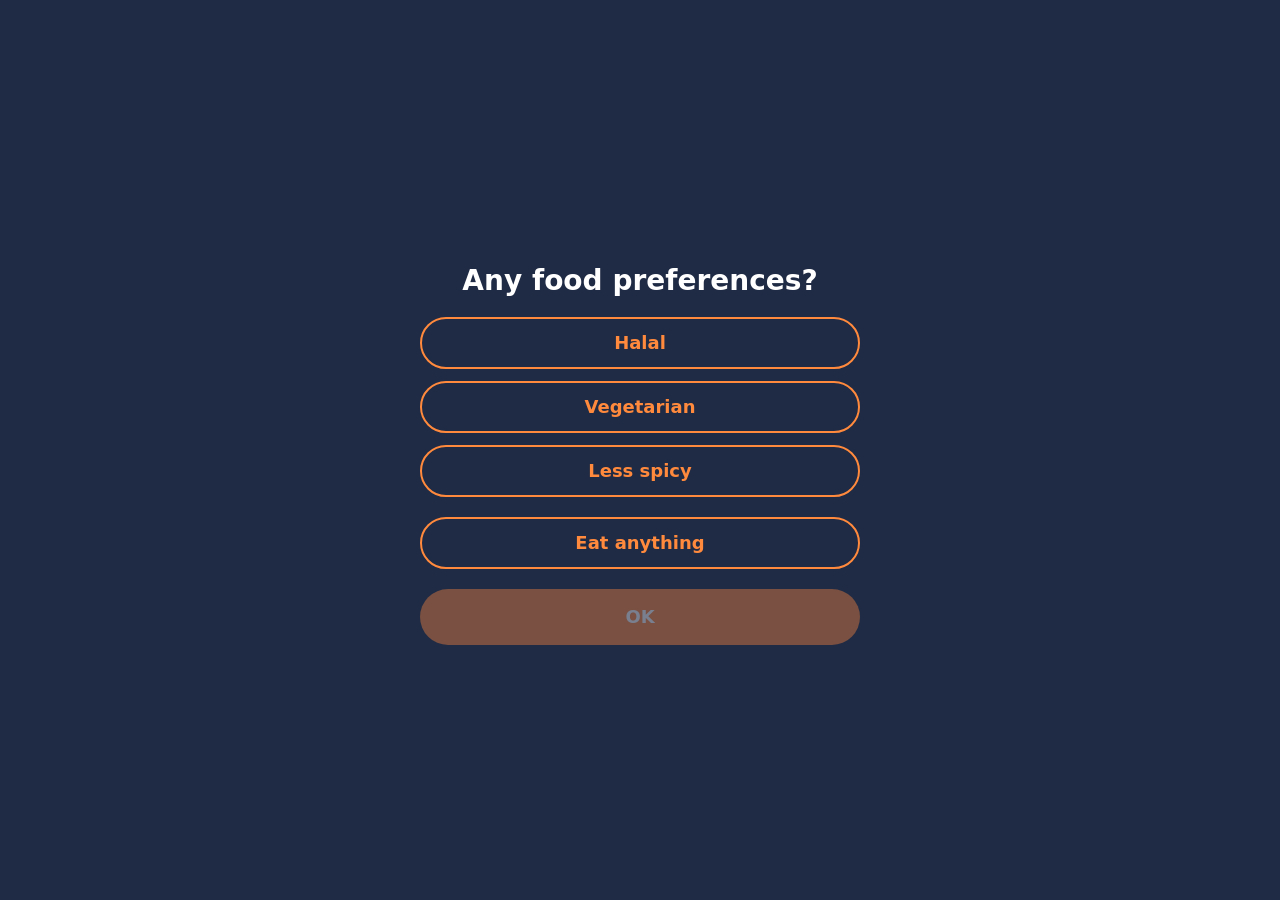
<file: index.html>
<!doctype html>
<html lang="zh-CN">
<head>
  <meta charset="utf-8">
  <meta name="viewport" content="width=device-width, initial-scale=1, viewport-fit=cover">
  <meta name="theme-color" content="#FFF4E0">
  <meta name="color-scheme" content="only light">
  <title>今天吃什么 | Eat What Now | Makan Apa Hari Ini</title>
  <meta name="description" content="点一下就告诉你现在吃什么 · One tap tells you what to eat now · Sekali tekan, tahu nak makan apa">
  <link rel="canonical" href="https://artsworkloh-source.github.io/eatwhatnow/">
  <meta property="og:type" content="website">
  <meta property="og:title" content="今天吃什么 | Eat What Now | Makan Apa Hari Ini">
  <meta property="og:description" content="点一下就告诉你现在吃什么 · One tap tells you what to eat now · Sekali tekan, tahu nak makan apa">
  <meta property="og:url" content="https://artsworkloh-source.github.io/eatwhatnow/">
  <meta property="og:image" content="https://artsworkloh-source.github.io/eatwhatnow/og-image.jpg">
  <meta property="og:image:type" content="image/jpeg">
  <meta property="og:image:width" content="1200">
  <meta property="og:image:height" content="630">
  <meta property="og:locale" content="zh_CN">
  <meta property="og:locale:alternate" content="en_US">
  <meta property="og:locale:alternate" content="ms_MY">
  <meta name="twitter:card" content="summary_large_image">
  <link rel="manifest" href="manifest.webmanifest?v=6f5630d001">
  <link rel="icon" href="icon-192.png?v=d509adf6dc" type="image/png">
  <link rel="apple-touch-icon" href="apple-touch-icon.png?v=3a6b881c4d">
  <link rel="stylesheet" href="style.css?v=cee01a1a8e">
</head>
<body>
  <main>
    <section id="pref" class="pref" hidden>
      <h1 id="pref-q"></h1>
      <div class="pref-options">
        <button type="button" class="chip" data-pref="halal"></button>
        <button type="button" class="chip" data-pref="veg"></button>
        <button type="button" class="chip" data-pref="mild"></button>
        <button type="button" class="chip chip-any" data-pref="any"></button>
      </div>
      <button type="button" id="pref-save" class="pref-save" disabled></button>
    </section>

    <div id="app" hidden>
      <p id="meal-label" class="meal-label"></p>
      <div class="top-row">
        <button type="button" id="pref-open" class="pref-open"></button>
        <button type="button" id="daily-open" class="pref-open"></button>
        <button type="button" id="vote-open" class="pref-open"></button>
        <button type="button" id="sound-toggle" class="pref-open"></button>
      </div>
      <p id="shake-hint" class="shake-hint" hidden></p>
      <button type="button" id="shake-enable" class="shake-enable" hidden></button>

      <div id="stage" class="stage">
        <button id="pick" class="pick"></button>

        <section id="result" class="card" hidden>
          <div class="emoji"></div>
          <h2 class="name"></h2>
          <p class="desc"></p>
          <p class="halal-note" hidden></p>
          <a id="map-link" class="map" target="_blank" rel="noopener"></a>
          <a id="open-link" class="open-now" target="_blank" rel="noopener"></a>
          <p class="hint"></p>
          <button id="again" class="again"></button>
        </section>

        <section id="empty" class="card empty" hidden>
          <p class="empty-text"></p>
          <button type="button" id="empty-pref" class="again"></button>
        </section>

        <div id="after" hidden>
          <button type="button" id="share-open" class="share-open"></button>
        </div>

        <section id="share-panel" class="panel" hidden>
          <img id="share-preview" alt="">
          <div class="stack">
            <button type="button" id="share-native" class="map"></button>
            <a id="share-wa" class="open-now" target="_blank" rel="noopener"></a>
            <button type="button" id="share-save" class="again"></button>
            <button type="button" id="share-close" class="text-btn"></button>
          </div>
          <p id="share-note" class="hint" hidden></p>
        </section>

        <section id="daily" class="card daily" hidden>
          <p id="daily-kicker" class="kicker"></p>
          <div id="daily-emoji" class="emoji"></div>
          <h2 id="daily-name" class="name"></h2>
          <p id="daily-quote" class="quote"></p>
          <p id="daily-streak" class="streak"></p>
          <button type="button" id="daily-close" class="again"></button>
        </section>
      </div>

      <div id="install" class="install" hidden>
        <span class="install-text"></span>
        <button class="install-add"></button>
        <button class="install-close">×</button>
      </div>
      <a id="privacy-link" class="privacy-link" href="privacy.html"></a>
    </div>

    <section id="vote" class="vote" hidden>
      <h1 id="vote-title"></h1>
      <p id="vote-sub" class="vote-sub"></p>
      <div id="vote-list"></div>
      <p id="vote-allout" class="vote-note" hidden></p>
      <p id="vote-result" class="vote-result" hidden></p>
      <a id="vote-dish" class="again vote-dish" hidden></a>
      <div class="vote-actions">
        <button type="button" id="vote-pass" class="map"></button>
        <button type="button" id="vote-draw" class="again"></button>
      </div>
      <p id="vote-link-label" class="vote-sub"></p>
      <p id="vote-link" class="vote-link"></p>
      <p id="vote-copied" class="vote-note" hidden></p>
      <a id="vote-home" class="vote-home" href="./"></a>
      <a class="privacy-link" href="privacy.html"></a>
    </section>
  </main>
  <!-- Drop the page query before it reaches the counter, so dish ids and vote lists are not sent. -->
  <script>
    window.goatcounter = {
      path: function (p) {
        if (!p || p.charAt(0) !== "/") return p;
        var i = p.indexOf("?");
        return i === -1 ? p : p.slice(0, i);
      }
    };
    (function () {
      function scrub(url) {
        try {
          var u = new URL(url, location.href);
          if (u.hostname !== "eatwhat.goatcounter.com" && u.hostname !== "gc.zgo.at") return url;
          u.searchParams.delete("q");
          var p = u.searchParams.get("p");
          if (p && p.indexOf("?") !== -1) u.searchParams.set("p", p.split("?")[0]);
          return u.toString();
        } catch (e) {
          return url;
        }
      }
      if (navigator.sendBeacon) {
        var send = navigator.sendBeacon.bind(navigator);
        navigator.sendBeacon = function (url, data) {
          return send(scrub(String(url)), data);
        };
      }
      var desc = Object.getOwnPropertyDescriptor(HTMLImageElement.prototype, "src");
      if (desc && desc.set) {
        Object.defineProperty(HTMLImageElement.prototype, "src", {
          configurable: true,
          enumerable: desc.enumerable,
          get: desc.get,
          set: function (value) { desc.set.call(this, scrub(String(value))); }
        });
      }
    })();
  </script>
  <script data-goatcounter="https://eatwhat.goatcounter.com/count" async src="https://gc.zgo.at/count.js"></script>
  <script src="i18n.js?v=a7878b21c9"></script>
  <script src="foods.js?v=b533c323d1"></script>
  <script src="app.js?v=7cfcf7bcc5"></script>
</body>
</html>
</file>
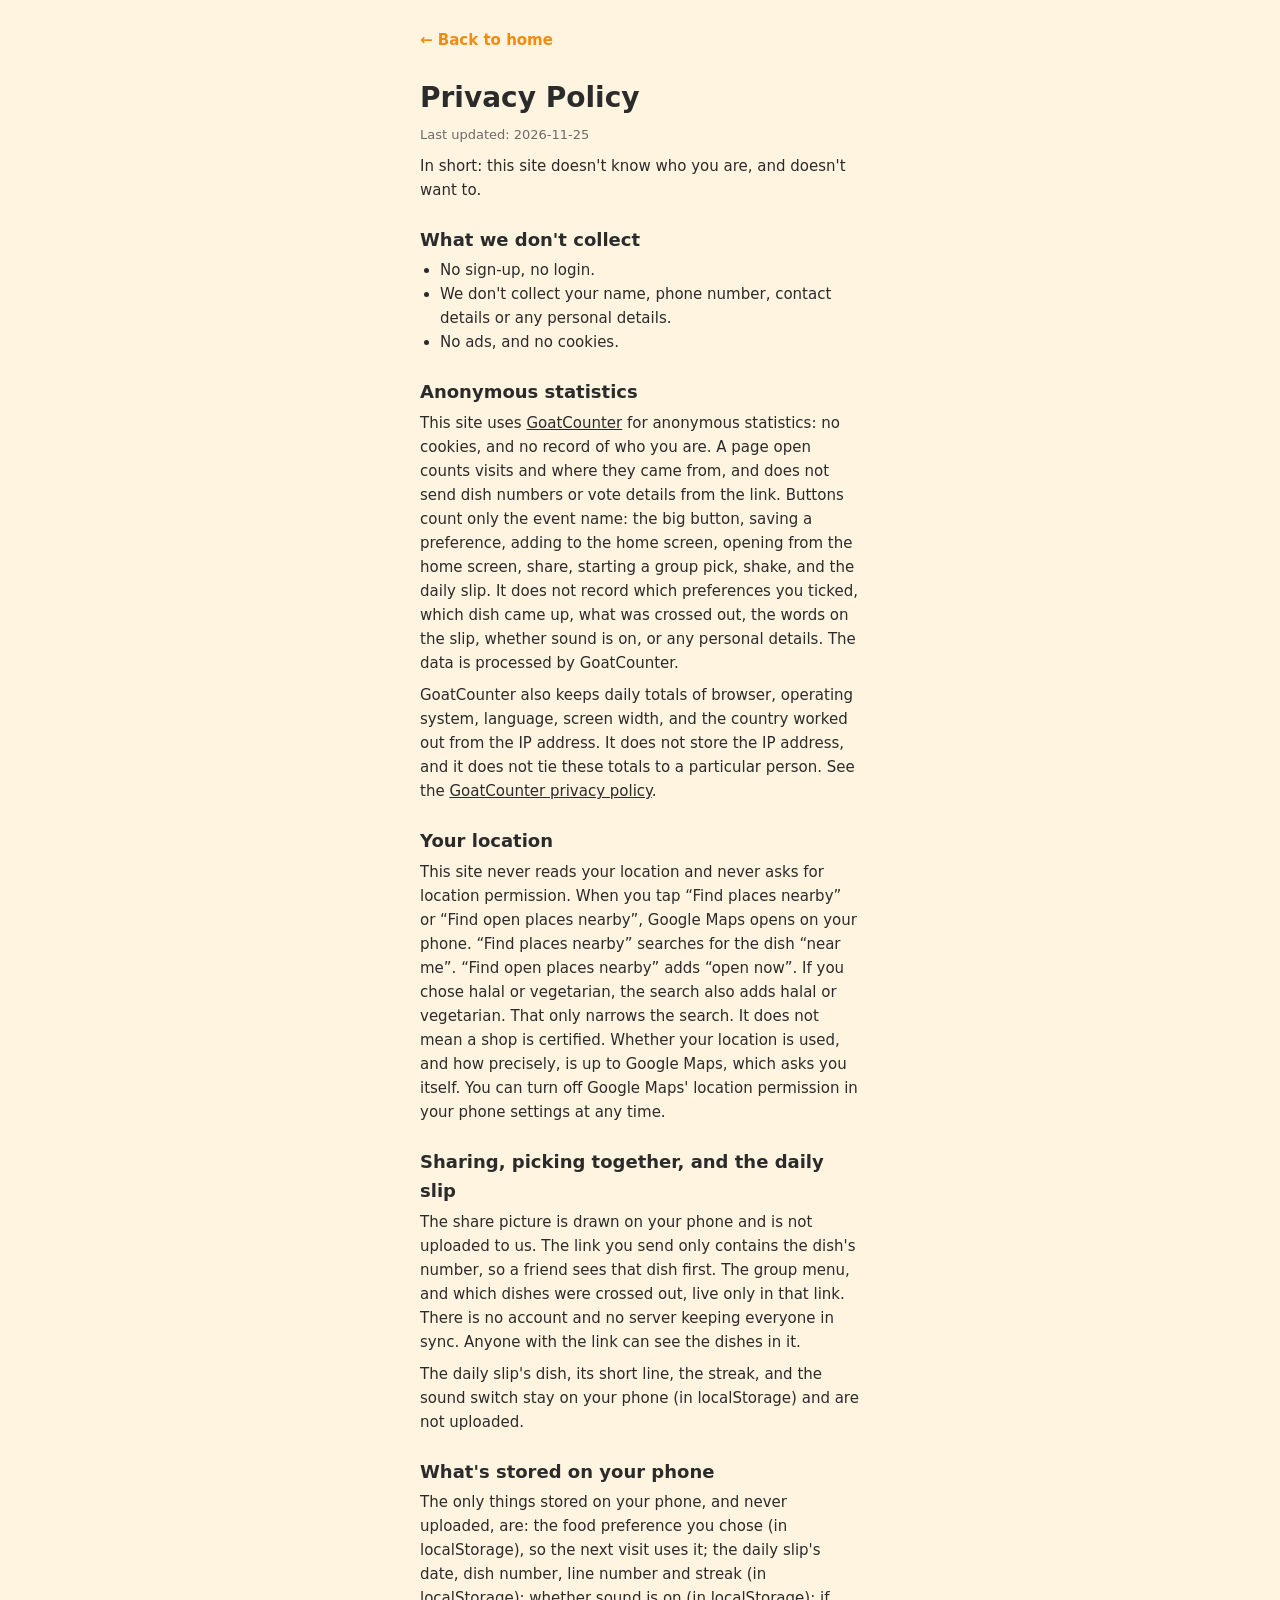
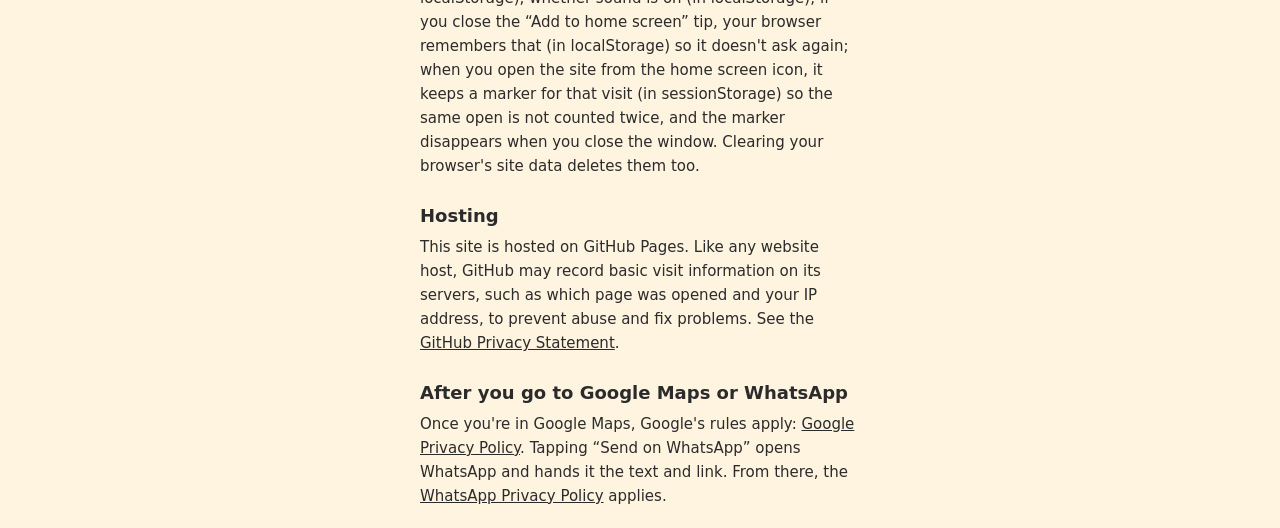
<file: privacy.html>
<!doctype html>
<html lang="zh-CN">
<head>
  <meta charset="utf-8">
  <meta name="viewport" content="width=device-width, initial-scale=1, viewport-fit=cover">
  <meta name="theme-color" content="#FFF4E0">
  <meta name="color-scheme" content="only light">
  <title>隐私政策 · 今天吃什么</title>
  <link rel="icon" href="icon-192.png?v=d509adf6dc" type="image/png">
  <link rel="stylesheet" href="style.css?v=cee01a1a8e">
</head>
<body>
  <main class="doc">
    <article data-lang="zh" data-title="隐私政策 · 今天吃什么">
      <a class="back" href="./">← 返回主页</a>
      <h1>隐私政策</h1>
      <p class="updated">更新日期：2026-11-25</p>
      <p>一句话：这个网站不认识你，也不想认识你。</p>
      <h2>我们不收集什么</h2>
      <ul>
        <li>不用注册，不用登录。</li>
        <li>不收集你的名字、电话等联系方式或任何个人资料。</li>
        <li>没有广告，也不用 Cookie。</li>
      </ul>
      <h2>匿名统计</h2>
      <p>本站使用 <a href="https://www.goatcounter.com/" target="_blank" rel="noopener">GoatCounter</a> 做匿名统计：不用 Cookie，不记个人身份。打开页面时，只统计次数和来源渠道，不把链接里的菜编号或投票内容传过去。按钮只记事件名字：大按钮、保存偏好、添加到主屏幕、主屏幕打开、分享、投票发起、摇一摇、今日签。不记你选了哪几项偏好、抽到哪道菜、划掉了什么、签上的句子、开没开音效，也不记任何个人信息。数据由 GoatCounter 处理。</p>
      <p>GoatCounter 还会按天汇总浏览器种类、操作系统、语言、屏幕宽度，以及根据 IP 判断的国家。它不保存 IP 地址，也不会把这些数字连成某一个人的记录。详见 <a href="https://www.goatcounter.com/help/privacy" target="_blank" rel="noopener">GoatCounter 隐私说明</a>。</p>
      <h2>定位怎么处理</h2>
      <p>本站不读取你的位置，也不会向你要定位权限。点「去找附近的店」或「找附近开着的店」时，会打开你手机上的 Google 地图。「去找附近的店」用「附近」（near me）搜索这道菜；「找附近开着的店」会带上 “open now”（正在营业）。如果选了清真或素食，搜索里还会加上 halal 或 vegetarian，这只是缩小搜索，不代表店家有认证。要不要用你的位置、用得多精确，由 Google 地图自己询问你并处理。你随时可以在手机设置里关掉 Google 地图的定位权限。</p>
      <h2>分享、一起选和今日签</h2>
      <p>分享图片是在你的手机上画出来的，不会上传到我们这里。发给朋友的链接里只有这道菜的编号，朋友打开会先看到这道菜。一起选的菜单，以及划掉了哪些，只写在那条链接里。没有账号，也没有服务器把大家同步在一起。谁拿到链接，谁就能看到链接里的菜。</p>
      <p>今日签抽到的菜、那句小字、连续天数，还有音效开关，只存在你的手机里（localStorage），不会上传。</p>
      <h2>存在你手机里的东西</h2>
      <p>记在你手机里、不会上传的只有这些：你选的饮食偏好（localStorage），下次打开还会用；今日签的日期、菜的编号、句子编号和连续天数（localStorage）；音效开或关（localStorage）；你关掉「加到主屏幕」提示后，浏览器会记住（localStorage），免得再提醒；从主屏幕图标打开时，这一次使用里会记一个标记（sessionStorage），避免同一次打开被算两次，关掉窗口就没了。清除浏览器的网站数据也会删掉它们。</p>
      <h2>网站托管</h2>
      <p>网站放在 GitHub Pages 上。和所有网站一样，托管方（GitHub）可能会在服务器上记录一般的访问信息，例如打开了哪个页面、你的 IP 地址，用来防滥用和排查故障。详见 <a href="https://docs.github.com/en/site-policy/privacy-policies/github-general-privacy-statement" target="_blank" rel="noopener">GitHub 隐私声明</a>。</p>
      <h2>去到 Google 地图或 WhatsApp 之后</h2>
      <p>跳转到 Google 地图后，就适用 Google 的规则：<a href="https://policies.google.com/privacy" target="_blank" rel="noopener">Google 隐私权政策</a>。点「发到 WhatsApp」会打开 WhatsApp，并把文字和链接交给它，之后适用 <a href="https://www.whatsapp.com/legal/privacy-policy" target="_blank" rel="noopener">WhatsApp 隐私政策</a>。</p>
    </article>

    <article data-lang="en" data-title="Privacy · What to Eat Today" hidden>
      <a class="back" href="./">← Back to home</a>
      <h1>Privacy Policy</h1>
      <p class="updated">Last updated: 2026-11-25</p>
      <p>In short: this site doesn't know who you are, and doesn't want to.</p>
      <h2>What we don't collect</h2>
      <ul>
        <li>No sign-up, no login.</li>
        <li>We don't collect your name, phone number, contact details or any personal details.</li>
        <li>No ads, and no cookies.</li>
      </ul>
      <h2>Anonymous statistics</h2>
      <p>This site uses <a href="https://www.goatcounter.com/" target="_blank" rel="noopener">GoatCounter</a> for anonymous statistics: no cookies, and no record of who you are. A page open counts visits and where they came from, and does not send dish numbers or vote details from the link. Buttons count only the event name: the big button, saving a preference, adding to the home screen, opening from the home screen, share, starting a group pick, shake, and the daily slip. It does not record which preferences you ticked, which dish came up, what was crossed out, the words on the slip, whether sound is on, or any personal details. The data is processed by GoatCounter.</p>
      <p>GoatCounter also keeps daily totals of browser, operating system, language, screen width, and the country worked out from the IP address. It does not store the IP address, and it does not tie these totals to a particular person. See the <a href="https://www.goatcounter.com/help/privacy" target="_blank" rel="noopener">GoatCounter privacy policy</a>.</p>
      <h2>Your location</h2>
      <p>This site never reads your location and never asks for location permission. When you tap “Find places nearby” or “Find open places nearby”, Google Maps opens on your phone. “Find places nearby” searches for the dish “near me”. “Find open places nearby” adds “open now”. If you chose halal or vegetarian, the search also adds halal or vegetarian. That only narrows the search. It does not mean a shop is certified. Whether your location is used, and how precisely, is up to Google Maps, which asks you itself. You can turn off Google Maps' location permission in your phone settings at any time.</p>
      <h2>Sharing, picking together, and the daily slip</h2>
      <p>The share picture is drawn on your phone and is not uploaded to us. The link you send only contains the dish's number, so a friend sees that dish first. The group menu, and which dishes were crossed out, live only in that link. There is no account and no server keeping everyone in sync. Anyone with the link can see the dishes in it.</p>
      <p>The daily slip's dish, its short line, the streak, and the sound switch stay on your phone (in localStorage) and are not uploaded.</p>
      <h2>What's stored on your phone</h2>
      <p>The only things stored on your phone, and never uploaded, are: the food preference you chose (in localStorage), so the next visit uses it; the daily slip's date, dish number, line number and streak (in localStorage); whether sound is on (in localStorage); if you close the “Add to home screen” tip, your browser remembers that (in localStorage) so it doesn't ask again; when you open the site from the home screen icon, it keeps a marker for that visit (in sessionStorage) so the same open is not counted twice, and the marker disappears when you close the window. Clearing your browser's site data deletes them too.</p>
      <h2>Hosting</h2>
      <p>This site is hosted on GitHub Pages. Like any website host, GitHub may record basic visit information on its servers, such as which page was opened and your IP address, to prevent abuse and fix problems. See the <a href="https://docs.github.com/en/site-policy/privacy-policies/github-general-privacy-statement" target="_blank" rel="noopener">GitHub Privacy Statement</a>.</p>
      <h2>After you go to Google Maps or WhatsApp</h2>
      <p>Once you're in Google Maps, Google's rules apply: <a href="https://policies.google.com/privacy" target="_blank" rel="noopener">Google Privacy Policy</a>. Tapping “Send on WhatsApp” opens WhatsApp and hands it the text and link. From there, the <a href="https://www.whatsapp.com/legal/privacy-policy" target="_blank" rel="noopener">WhatsApp Privacy Policy</a> applies.</p>
    </article>

    <article data-lang="ms" data-title="Privasi · Makan Apa Hari Ini" hidden>
      <a class="back" href="./">← Kembali ke laman utama</a>
      <h1>Dasar Privasi</h1>
      <p class="updated">Dikemas kini: 2026-11-25</p>
      <p>Ringkasnya: laman ini tidak kenal siapa anda, dan tidak mahu tahu.</p>
      <h2>Apa yang kami tidak kumpul</h2>
      <ul>
        <li>Tiada pendaftaran, tiada log masuk.</li>
        <li>Kami tidak kumpul nama, nombor telefon, maklumat hubungan atau apa-apa maklumat peribadi anda.</li>
        <li>Tiada iklan dan tiada kuki.</li>
      </ul>
      <h2>Statistik tanpa nama</h2>
      <p>Laman ini menggunakan <a href="https://www.goatcounter.com/" target="_blank" rel="noopener">GoatCounter</a> untuk statistik tanpa nama: tidak menggunakan kuki, dan tidak merekod siapa anda. Buka halaman hanya mengira lawatan dan saluran sumber, dan tidak menghantar nombor masakan atau butiran undian dalam pautan. Butang hanya merekod nama peristiwa: butang besar, simpan pilihan, tambah ke skrin utama, buka dari skrin utama, kongsi, mula undi berkumpulan, goyang, dan cabutan hari ini. Ia tidak merekod pilihan yang anda tanda, masakan yang keluar, apa yang dicoret, ayat pada cabutan, sama ada bunyi dihidupkan, atau apa-apa maklumat peribadi. Data diproses oleh GoatCounter.</p>
      <p>GoatCounter juga menyimpan jumlah harian bagi jenis pelayar, sistem operasi, bahasa, lebar skrin, dan negara yang dianggarkan daripada alamat IP. Ia tidak menyimpan alamat IP, dan tidak menggabungkan jumlah ini menjadi rekod seseorang. Lihat <a href="https://www.goatcounter.com/help/privacy" target="_blank" rel="noopener">dasar privasi GoatCounter</a>.</p>
      <h2>Lokasi anda</h2>
      <p>Laman ini tidak membaca lokasi anda dan tidak meminta kebenaran lokasi. Bila anda tekan “Cari kedai berdekatan” atau “Cari kedai yang buka”, Google Maps di telefon anda akan dibuka. “Cari kedai berdekatan” mencari makanan itu “near me” (berdekatan). “Cari kedai yang buka” menambah “open now” (sedang buka). Jika anda pilih halal atau vegetarian, carian juga menambah halal atau vegetarian. Itu hanya mengecilkan carian, dan tidak bermakna kedai itu ada sijil. Sama ada lokasi anda digunakan, dan setepat mana, ditentukan oleh Google Maps yang akan bertanya kepada anda sendiri. Anda boleh tutup kebenaran lokasi Google Maps dalam tetapan telefon bila-bila masa.</p>
      <h2>Kongsi, pilih sama-sama, dan cabutan hari ini</h2>
      <p>Gambar kongsi dilukis pada telefon anda dan tidak dimuat naik kepada kami. Pautan yang dihantar hanya ada nombor masakan, supaya kawan nampak masakan itu dahulu. Menu berkumpulan, dan masakan yang dicoret, hanya ada dalam pautan itu. Tiada akaun dan tiada pelayan untuk selaraskan semua orang. Sesiapa yang ada pautan boleh nampak masakan di dalamnya.</p>
      <p>Masakan cabutan hari ini, ayat pendeknya, bilangan hari berturut-turut, dan suis bunyi hanya disimpan dalam telefon anda (localStorage) dan tidak dimuat naik.</p>
      <h2>Apa yang disimpan dalam telefon anda</h2>
      <p>Yang disimpan dalam telefon anda, dan tidak dimuat naik, hanyalah: pilihan makanan yang anda pilih (dalam localStorage), supaya lawatan seterusnya menggunakannya; tarikh cabutan hari ini, nombor masakan, nombor ayat dan bilangan hari berturut-turut (dalam localStorage); bunyi hidup atau mati (dalam localStorage); jika anda tutup tip “Tambah ke skrin utama”, pelayar ingat (dalam localStorage) supaya tidak bertanya lagi; bila anda buka laman dari ikon skrin utama, satu tanda disimpan untuk lawatan itu (dalam sessionStorage) supaya buka yang sama tidak dikira dua kali, dan tanda itu hilang bila tetingkap ditutup. Padam data laman dalam pelayar juga akan membuangnya.</p>
      <h2>Pengehosan</h2>
      <p>Laman ini dihoskan di GitHub Pages. Seperti mana-mana hos laman web, GitHub mungkin merekod maklumat lawatan asas di pelayannya, seperti halaman yang dibuka dan alamat IP anda, untuk mencegah salah guna dan membaiki masalah. Lihat <a href="https://docs.github.com/en/site-policy/privacy-policies/github-general-privacy-statement" target="_blank" rel="noopener">Pernyataan Privasi GitHub</a>.</p>
      <h2>Selepas anda ke Google Maps atau WhatsApp</h2>
      <p>Di Google Maps, peraturan Google terpakai: <a href="https://policies.google.com/privacy" target="_blank" rel="noopener">Dasar Privasi Google</a>. Bila anda tekan “Hantar ke WhatsApp”, WhatsApp akan dibuka dan menerima teks serta pautan itu. Selepas itu, <a href="https://www.whatsapp.com/legal/privacy-policy" target="_blank" rel="noopener">Dasar Privasi WhatsApp</a> terpakai.</p>
    </article>
  </main>
  <script>
    window.goatcounter = {
      path: function (p) {
        if (!p || p.charAt(0) !== "/") return p;
        var i = p.indexOf("?");
        return i === -1 ? p : p.slice(0, i);
      }
    };
    (function () {
      function scrub(url) {
        try {
          var u = new URL(url, location.href);
          if (u.hostname !== "eatwhat.goatcounter.com" && u.hostname !== "gc.zgo.at") return url;
          u.searchParams.delete("q");
          var p = u.searchParams.get("p");
          if (p && p.indexOf("?") !== -1) u.searchParams.set("p", p.split("?")[0]);
          return u.toString();
        } catch (e) {
          return url;
        }
      }
      if (navigator.sendBeacon) {
        var send = navigator.sendBeacon.bind(navigator);
        navigator.sendBeacon = function (url, data) {
          return send(scrub(String(url)), data);
        };
      }
    })();
  </script>
  <script data-goatcounter="https://eatwhat.goatcounter.com/count" async src="https://gc.zgo.at/count.js"></script>
  <script src="i18n.js?v=a7878b21c9"></script>
  <script>
    // Chinese shows if scripts can't run; otherwise only the phone's language.
    for (const article of document.querySelectorAll("article")) {
      article.hidden = article.dataset.lang !== LANG;
      if (!article.hidden) document.title = article.dataset.title;
    }
  </script>
</body>
</html>
</file>
<file: style.css>
* { box-sizing: border-box; }
/* Stop iOS from enlarging text on its own when the phone is turned sideways. */
html { -webkit-text-size-adjust: 100%; text-size-adjust: 100%; }
[hidden] { display: none !important; }

body {
  --bg: #FFF4E0;
  --card: #FFFBF3;
  --primary: #F28C0F;
  --ring: rgba(242, 140, 15, 0.25);
  --text: #2B2B2B;
  --muted: #6B6B6B;
  margin: 0;
  background: var(--bg);
  color: var(--text);
  font-family: system-ui, -apple-system, "PingFang SC", "Noto Sans CJK SC", "Microsoft YaHei", "WenQuanYi Micro Hei", "Droid Sans Fallback", sans-serif;
  font-weight: bold;
  -webkit-tap-highlight-color: transparent;
}
body[data-meal="lunch"] {
  --bg: #EAF7EC;
  --card: #F6FCF7;
  --primary: #2E9E5E;
  --ring: rgba(46, 158, 94, 0.25);
}
body[data-meal="dinner"] {
  --bg: #1F2A44;
  --card: #2A3757;
  --primary: #FF8A3D;
  --ring: rgba(255, 138, 61, 0.25);
  --text: #FFFFFF;
  --muted: #C5CBD8;
}

main {
  max-width: 480px;
  /* dvh follows the browser's moving address bar; vh is the fallback for older phones. */
  min-height: 100vh;
  min-height: 100dvh;
  margin: 0 auto;
  padding: calc(20px + env(safe-area-inset-top)) max(20px, env(safe-area-inset-right)) calc(12px + env(safe-area-inset-bottom)) max(20px, env(safe-area-inset-left));
  display: flex;
  flex-direction: column;
}
.meal-label { margin: 0; text-align: center; font-size: 14px; color: var(--muted); }

/* Auto margins centre the button or card, but unlike align-items they never push
   a too-tall card above the top of the screen where it can't be scrolled to. */
.stage {
  flex: 1;
  display: flex;
  flex-direction: column;
}

.pick {
  position: relative;
  /* Sits a little below the middle: half of 18% of the column width. */
  top: calc((min(100vw, 480px) - 40px) * 0.09);
  margin: auto;
  /* The height cap only matters with the phone sideways. */
  width: min(60vw, 288px, 50vh);
  aspect-ratio: 1;
  border: none;
  border-radius: 50%;
  background: var(--primary);
  color: #FFFFFF;
  font: inherit;
  font-size: 28px;
  box-shadow: 0 8px 24px rgba(0, 0, 0, 0.12);
}
.pick::before {
  content: "";
  position: absolute;
  inset: -16px;
  z-index: -1;
  border-radius: 50%;
  background: var(--ring);
  animation: breathe 2.4s ease-in-out infinite;
}
.pick.press { animation: press 0.2s ease-out; }

.card {
  width: 100%;
  margin: auto 0;
  padding: 32px 20px 20px;
  border-radius: 28px;
  background: var(--card);
  box-shadow: 0 8px 24px rgba(0, 0, 0, 0.12);
  text-align: center;
  animation: pop 0.25s ease-out;
}
.card .emoji { font-size: 96px; line-height: 1.1; }
.card .name { margin: 12px 0 8px; font-size: 40px; white-space: nowrap; }
.card .desc { margin: 0; font-size: 14px; font-weight: normal; color: var(--muted); }
.halal-note { margin: 10px 0 0; font-size: 12px; font-weight: normal; line-height: 1.4; color: var(--muted); }

.map, .again {
  display: flex;
  align-items: center;
  justify-content: center;
  width: 100%;
  border-radius: 999px;
  font: inherit;
  font-size: 18px;
  text-decoration: none;
}
.map { height: 56px; margin-top: 20px; border: none; padding: 0; background: var(--primary); color: #FFFFFF; }
.hint { margin: 8px 0 16px; font-size: 12px; font-weight: normal; color: var(--muted); }
.again { height: 44px; border: 2px solid var(--primary); background: transparent; color: var(--primary); }

@keyframes breathe {
  0%, 100% { transform: scale(1); }
  50% { transform: scale(1.08); }
}
@keyframes press {
  50% { transform: scale(0.92); }
}
@keyframes pop {
  from { transform: scale(0.8); opacity: 0; }
  to { transform: scale(1); opacity: 1; }
}

.install {
  display: flex;
  align-items: center;
  gap: 8px;
  margin-top: 12px;
  font-size: 12px;
  font-weight: normal;
  color: var(--muted);
}
.install-text { flex: 1; }
.install-add, .install-close {
  flex: none;
  border: none;
  background: none;
  font: inherit;
  color: var(--primary);
}
.install-add { padding: 6px 12px; border: 1px solid var(--primary); border-radius: 999px; font-weight: bold; }
.install-close { padding: 6px; font-size: 16px; color: var(--muted); }

/* var(--muted) is the agreed #6B6B6B, lightened only on the dark dinner background. */
.privacy-link {
  align-self: center;
  margin-top: 8px;
  padding: 4px 8px;
  font-size: 11px;
  font-weight: normal;
  color: var(--muted);
}

.doc { display: block; font-weight: normal; font-size: 15px; line-height: 1.6; }
.doc h1 { margin: 16px 0 4px; font-size: 28px; }
.doc h2 { margin: 24px 0 4px; font-size: 18px; }
.doc p, .doc ul { margin: 0 0 8px; }
.doc ul { padding-left: 20px; }
.doc a { color: inherit; }
.doc .back { display: inline-block; padding: 8px 0; font-weight: bold; text-decoration: none; color: var(--primary); }
.doc .updated { font-size: 13px; color: var(--muted); }

#app {
  flex: 1;
  display: flex;
  flex-direction: column;
  min-height: 0;
}
.pref-open {
  display: block;
  margin: 8px auto 0;
  padding: 4px 12px;
  border: 1px solid var(--primary);
  border-radius: 999px;
  background: transparent;
  font: inherit;
  font-size: 12px;
  font-weight: normal;
  color: var(--primary);
}

.pref {
  flex: 1;
  display: flex;
  flex-direction: column;
  justify-content: center;
}
.pref h1 { margin: 0 0 20px; text-align: center; font-size: 28px; }
.pref-options { display: flex; flex-direction: column; gap: 12px; }
.chip, .pref-save {
  width: 100%;
  border-radius: 999px;
  font: inherit;
  font-size: 18px;
}
.chip {
  height: 52px;
  border: 2px solid var(--primary);
  background: transparent;
  color: var(--primary);
}
.chip.on { background: var(--primary); color: #FFFFFF; }
.chip-any { margin-top: 8px; }
.pref-save {
  height: 56px;
  margin-top: 20px;
  border: none;
  background: var(--primary);
  color: #FFFFFF;
}
.pref-save:disabled, button.map:disabled, button.again:disabled { opacity: 0.4; }

@font-face {
  font-family: "Noto Color Emoji";
  src: local("Noto Color Emoji");
}

.top-row {
  display: flex;
  flex-wrap: wrap;
  justify-content: center;
  gap: 8px;
  margin-top: 8px;
}
.top-row .pref-open { margin: 0; width: auto; flex: none; }

.shake-hint {
  margin: 10px 0 0;
  text-align: center;
  font-size: 12px;
  font-weight: normal;
  color: var(--muted);
}
.shake-enable {
  display: block;
  margin: 10px auto 0;
  padding: 4px 12px;
  border: none;
  background: none;
  font: inherit;
  font-size: 12px;
  font-weight: normal;
  color: var(--primary);
}

#app.grow { flex: 1 0 auto; min-height: auto; }
.stage.top .card { margin: 8px 0 0; }

.open-now {
  display: flex;
  align-items: center;
  justify-content: center;
  width: 100%;
  height: 44px;
  margin-top: 10px;
  border-radius: 999px;
  border: 2px solid var(--primary);
  background: transparent;
  color: var(--primary);
  font: inherit;
  font-size: 16px;
  text-decoration: none;
}
.after { display: flex; justify-content: center; }
.share-open {
  margin: 12px auto 0;
  height: 44px;
  padding: 0 28px;
  border-radius: 999px;
  border: 2px solid var(--primary);
  background: var(--card);
  color: var(--primary);
  font: inherit;
  font-size: 16px;
}

.panel {
  margin-top: 12px;
  padding: 14px 14px 8px;
  border-radius: 24px;
  background: var(--card);
  box-shadow: 0 8px 24px rgba(0, 0, 0, 0.12);
  text-align: center;
}
.panel img {
  display: block;
  width: auto;
  max-width: 100%;
  height: 320px;
  margin: 0 auto;
  border-radius: 16px;
}
.stack { display: flex; flex-direction: column; gap: 8px; margin-top: 12px; }
.stack .map, .stack .open-now, .stack .again { margin: 0; }
.text-btn {
  border: none;
  background: none;
  font: inherit;
  font-size: 14px;
  font-weight: normal;
  color: var(--muted);
  padding: 8px;
}

.daily .kicker { margin: 0; font-size: 13px; font-weight: normal; color: var(--muted); }
.daily .emoji { font-size: 72px; }
.daily .name { white-space: normal; font-size: 32px; }
.daily .quote { margin: 8px 0 12px; font-size: 18px; font-weight: normal; line-height: 1.5; }
.daily .streak {
  display: inline-block;
  margin: 0 0 16px;
  padding: 4px 12px;
  border-radius: 999px;
  background: var(--bg);
  color: var(--primary);
  font-size: 14px;
}

.vote h1 { margin: 4px 0 6px; text-align: center; font-size: 26px; }
.vote-sub { margin: 0 0 12px; text-align: center; font-size: 14px; font-weight: normal; line-height: 1.4; color: var(--muted); }
.vote-item {
  display: flex;
  align-items: center;
  gap: 10px;
  width: 100%;
  min-height: 52px;
  margin: 0 0 8px;
  padding: 8px 14px;
  border: none;
  border-radius: 16px;
  background: var(--card);
  color: var(--text);
  font: inherit;
  font-size: 18px;
  text-align: left;
  box-shadow: 0 4px 12px rgba(0, 0, 0, 0.08);
}
.vote-item .em { font-size: 26px; line-height: 1; }
.vote-item.out { opacity: 0.45; }
.vote-item.out .nm { text-decoration: line-through; }
.vote-note {
  margin: 8px 0;
  padding: 12px 14px;
  border-radius: 16px;
  background: var(--card);
  font-size: 15px;
  font-weight: normal;
  line-height: 1.5;
  text-align: center;
}
.vote-result { margin: 12px 0 0; text-align: center; font-size: 22px; }
.vote-dish { margin-top: 10px; text-decoration: none; }
.vote-actions { display: flex; flex-direction: column; gap: 8px; margin-top: 12px; }
.vote-actions .map, .vote-actions .again { margin-top: 0; }
.vote-link {
  margin: 0;
  padding: 10px 12px;
  border: 1px solid var(--primary);
  border-radius: 12px;
  background: var(--card);
  color: var(--text);
  font-size: 12px;
  font-weight: normal;
  line-height: 1.4;
  word-break: break-all;
  user-select: text;
  -webkit-user-select: text;
}
.vote-home {
  display: block;
  margin: 16px auto 4px;
  text-align: center;
  font-size: 14px;
  font-weight: normal;
  color: var(--primary);
  text-decoration: none;
}
.vote .privacy-link { display: block; margin-top: 4px; text-align: center; }

.empty-text { margin: 8px 0 24px; font-size: 18px; font-weight: normal; line-height: 1.5; }
</file>
